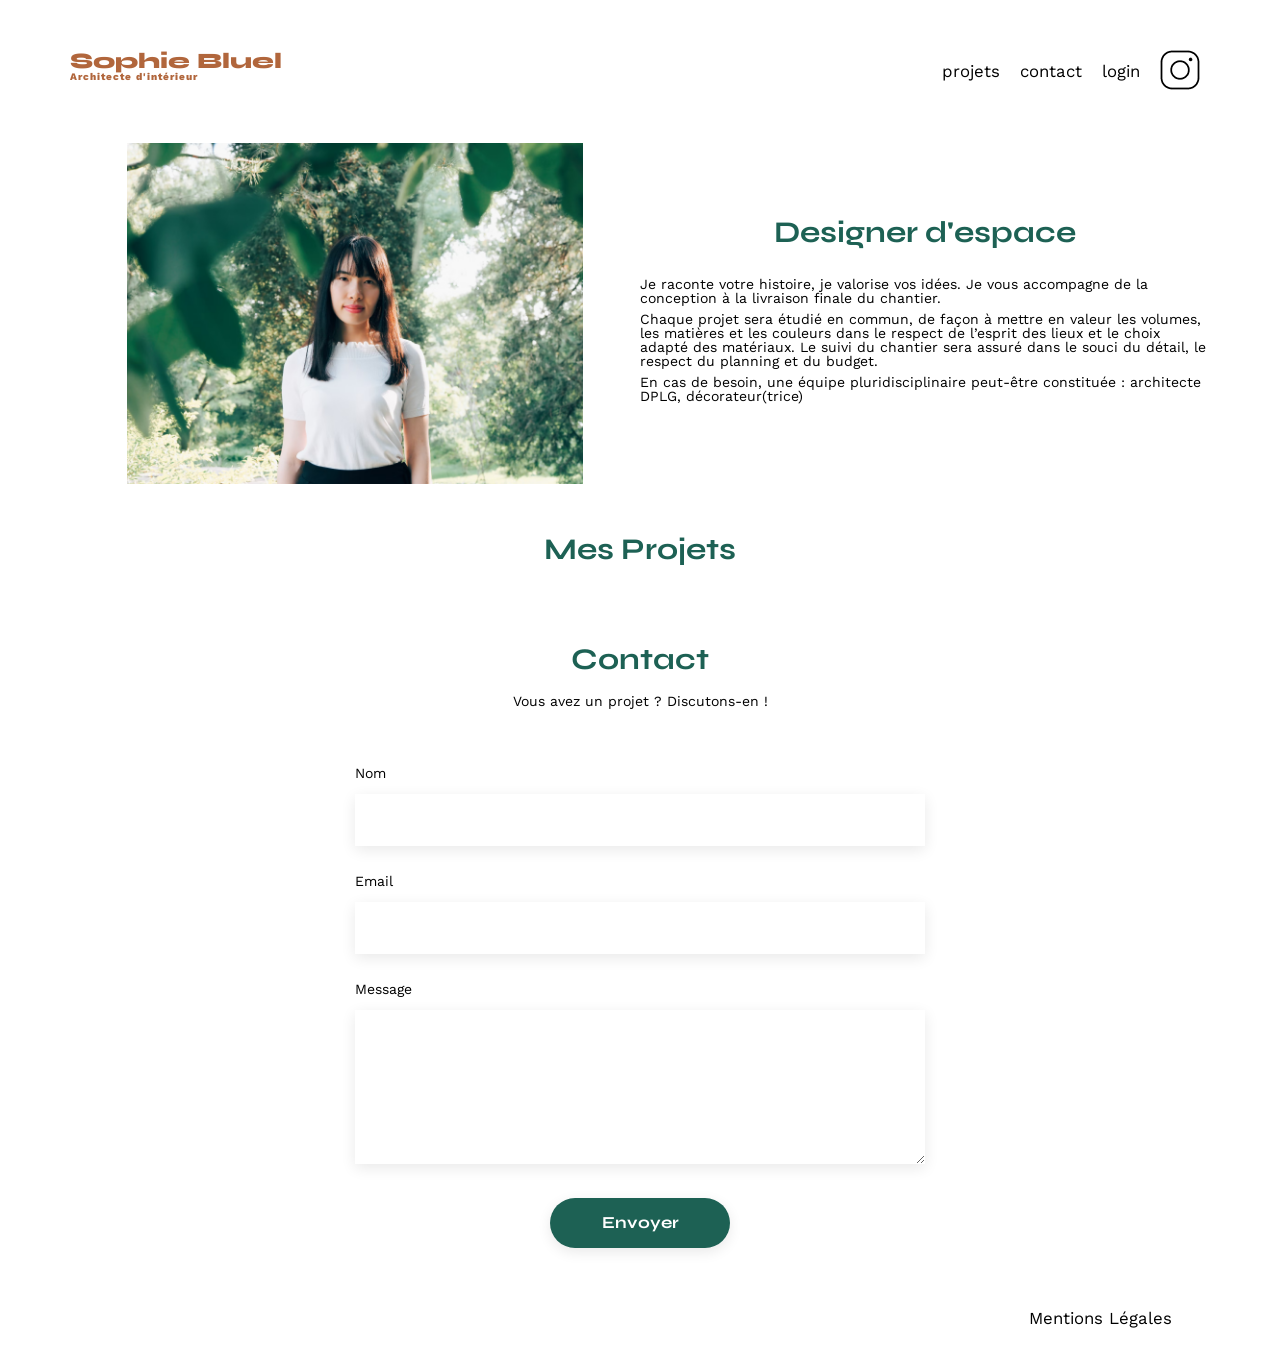
<file: FrontEnd/index.html>
<!DOCTYPE html>
<html lang="fr">
<head>
	<meta charset="UTF-8">
	<title>Sophie Bluel - Architecte d'intérieur</title>
	<meta name="viewport" content="width=device-width, initial-scale=1.0">
	<link rel="preconnect" href="https://fonts.googleapis.com">
	<link rel="preconnect" href="https://fonts.gstatic.com" crossorigin>
	<link href="https://fonts.googleapis.com/css2?family=Syne:wght@700;800&family=Work+Sans&display=swap" rel="stylesheet">
	<meta name="description" content="">
	<link rel="stylesheet" href="./assets/style.css">
	<link rel="stylesheet" href="https://cdnjs.cloudflare.com/ajax/libs/font-awesome/6.4.0/css/all.min.css">
</head>
<body>
<header>
	<h1>Sophie Bluel <span>Architecte d'intérieur</span></h1>
	    <nav>
        <ul>
            <li><a href="#portfolio">projets</a></li>
            <li><a href="#contact">contact</a></li>
            <li><a href="login.html">login</a></li>
            <li><img src="./assets/icons/instagram.png" alt="Instagram"></li>
        </ul>
    </nav>
</header>
<main>
	<section id="introduction">
		<figure>
			<img src="./assets/images/sophie-bluel.png" alt="">
		</figure>
		<article>
			<h2>Designer d'espace</h2>
			<p>Je raconte votre histoire, je valorise vos idées. Je vous accompagne de la conception à la livraison finale du chantier.</p>
			<p>Chaque projet sera étudié en commun, de façon à mettre en valeur les volumes, les matières et les couleurs dans le respect de l’esprit des lieux et le choix adapté des matériaux. Le suivi du chantier sera assuré dans le souci du détail, le respect du planning et du budget.</p>
			<p>En cas de besoin, une équipe pluridisciplinaire peut-être constituée : architecte DPLG, décorateur(trice)</p>
		</article>
	</section>
	<section id="portfolio">
		<h2>Mes Projets</h2>

	<div class="gallery">
	</div>
	</section>
	<section id="contact">
		<h2>Contact</h2>
		<p>Vous avez un projet ? Discutons-en !</p>
		<form action="#" method="post">
			<label for="name">Nom</label>
			<input type="text" name="name" id="name">
			<label for="email">Email</label>
			<input type="email" name="email" id="email">
			<label for="message">Message</label>
			<textarea name="message" id="message" cols="30" rows="10"></textarea>
			<input type="submit" value="Envoyer">
		</form>
	</section>

</main>

<footer>
	<nav>
		<ul>
			<li>Mentions Légales</li>
		</ul>
	</nav>
</footer>

<div class="overlay"></div>

<div class="modal">

    <div class="modal_close">
        <svg xmlns="http://www.w3.org/2000/svg" fill="none" viewBox="0 0 24 24" stroke-width="1.5" stroke="currentColor" class="size-6">
          <path stroke-linecap="round" stroke-linejoin="round" d="M6 18 18 6M6 6l12 12" />
        </svg>

    </div>

    <div class="modal_back">
        <svg xmlns="http://www.w3.org/2000/svg" fill="none" viewBox="0 0 24 24" stroke-width="1.5" stroke="currentColor" class="size-6">
         <path stroke-linecap="round" stroke-linejoin="round" d="M10.5 19.5 3 12m0 0 7.5-7.5M3 12h18" />
        </svg>

    </div>

    <div class="modal_view_gallery">
        <div class="modal_header">
            <h2 class="modal_header_title">Galerie photo</h2>
        </div>
        <div class="modal_body">
            <div class="modal_gallery"></div>
        </div>
        <div class="modal_footer">
            <button class="modal_footer_button" id="btn_add_photo">Ajouter une photo</button>
        </div>
    </div>

    <div class="modal_view_form">
        <div class="modal_header">
            <h2 class="modal_header_title">Ajout photo</h2>
        </div>
        <div class="modal_body">

            <form id="form_add_work">
 
                <div class="form_upload_zone" id="upload_zone">
                    <img id="image_preview" style="display: none; width: 100%; height: 169px; object-fit: contain;">
                    <svg xmlns="http://www.w3.org/2000/svg" fill="none" viewBox="0 0 24 24" stroke-width="1.5" stroke="currentColor" style="width:60px;height:60px;color:#B9C5CC;">
                        <path stroke-linecap="round" stroke-linejoin="round" d="m2.25 15.75 5.159-5.159a2.25 2.25 0 0 1 3.182 0l5.159 5.159m-1.5-1.5 1.409-1.409a2.25 2.25 0 0 1 3.182 0l2.909 2.909m-18 3.75h16.5a1.5 1.5 0 0 0 1.5-1.5V6a1.5 1.5 0 0 0-1.5-1.5H3.75A1.5 1.5 0 0 0 2.25 6v12a1.5 1.5 0 0 0 1.5 1.5Zm10.5-11.25h.008v.008h-.008V8.25Zm.375 0a.375.375 0 1 1-.75 0 .375.375 0 0 1 .75 0Z" />
                    </svg>
                    <label for="image_input">+ Ajouter photo</label>
                    <p>jpg, png : 4mo max</p>
                </div>
                <input type="file" id="image_input" accept="image/jpeg,image/png" style="display:none;">


                <div class="form_group">
                    <label for="work_title">Titre</label>
                    <input type="text" id="work_title">
                </div>

                <div class="form_group">
                    <label for="work_category">Catégorie</label>
                    <select id="work_category">
                        <option value=""></option>
                    </select>
                </div>

                <p id="form_error">Veuillez remplir tous les champs.</p>

                <hr>

                <button type="submit" id="submit_btn" disabled>Valider</button>

            </form>
        </div>
    </div>

</div>

<script src="assets/js/script.js"></script>

</body>
</html>
</file>
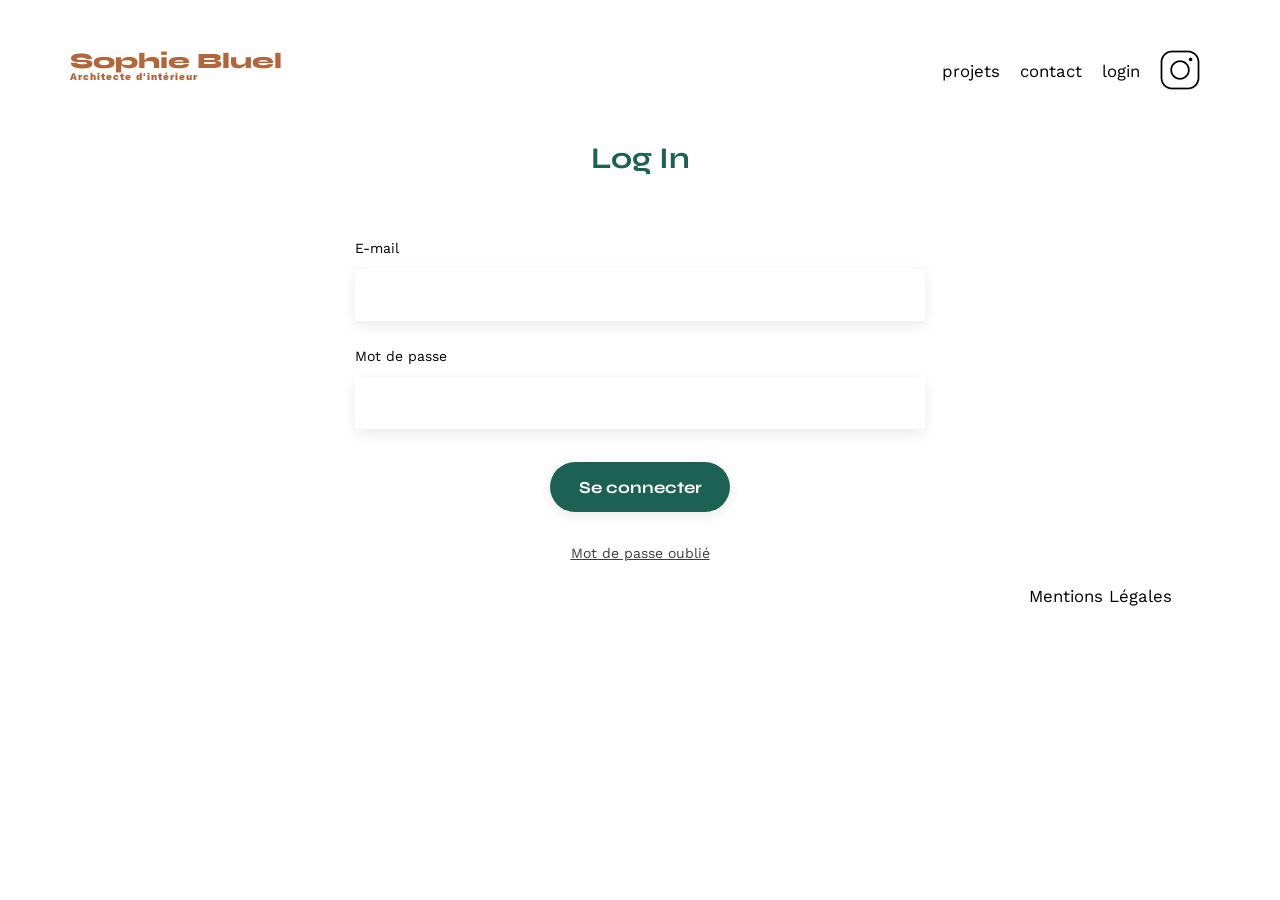
<file: FrontEnd/login.html>
<!DOCTYPE html>
<html lang="fr">
<head>
	<meta charset="UTF-8">
	<title>Sophie Bluel - Connexion</title>
	<meta name="viewport" content="width=device-width, initial-scale=1.0">
	<link rel="preconnect" href="https://fonts.googleapis.com">
	<link rel="preconnect" href="https://fonts.gstatic.com" crossorigin>
	<link href="https://fonts.googleapis.com/css2?family=Syne:wght@700;800&family=Work+Sans&display=swap" rel="stylesheet">
	<meta name="description" content="">
	<link rel="stylesheet" href="./assets/style.css">
</head>
<body>
<header>
	<h1>Sophie Bluel <span>Architecte d'intérieur</span></h1>
	<nav>
		<ul>
			<li>projets</li>
			<li>contact</li>
			<li>login</li>
			<li><img src="./assets/icons/instagram.png" alt="Instagram"></li>
		</ul>
	</nav>
</header>
<main>
	<section id="login">
		<h2>Log In</h2>
		<form id="login-form">
			<label for="email">E-mail</label>
			<input type="email" name="email" id="email" required>
			<label for="password">Mot de passe</label>
			<input type="password" name="password" id="password" required>
			<input type="submit" value="Se connecter">
            <p id="error-message"></p>
		</form>
		<a href="#">Mot de passe oublié</a>
	</section>
</main>

<footer>
	<nav>
		<ul>
			<li>Mentions Légales</li>
		</ul>
	</nav>
</footer>
<script src="assets/js/login.js"></script>

</body>
</html>
</file>
<file: FrontEnd/assets/style.css>
/* http://meyerweb.com/eric/tools/css/reset/
   v2.0 | 20110126
   License: none (public domain)
*/

html, body, div, span, applet, object, iframe,
h1, h2, h3, h4, h5, h6, p, blockquote, pre,
a, abbr, acronym, address, big, cite, code,
del, dfn, em, img, ins, kbd, q, s, samp,
small, strike, strong, sub, sup, tt, var,
b, u, i, center,
dl, dt, dd, ol, ul, li,
fieldset, form, label, legend,
table, caption, tbody, tfoot, thead, tr, th, td,
article, aside, canvas, details, embed,
figure, figcaption, footer, header, hgroup,
menu, nav, output, ruby, section, summary,
time, mark, audio, video {
	margin: 0;
	padding: 0;
	border: 0;
	font-size: 100%;
	font: inherit;
	vertical-align: baseline;
}
/* HTML5 display-role reset for older browsers */
article, aside, details, figcaption, figure,
footer, header, hgroup, menu, nav, section {
	display: block;
}
body {
	line-height: 1;
}
ol, ul {
	list-style: none;
}
blockquote, q {
	quotes: none;
}
blockquote:before, blockquote:after,
q:before, q:after {
	content: '';
	content: none;
}
table {
	border-collapse: collapse;
	border-spacing: 0;
}
/** end reset css**/
body {
	max-width: 1140px;
	margin:auto;
	font-family: 'Work Sans' ;
	font-size: 14px;
}
header {
	display: flex;
	justify-content: space-between;
	margin: 50px 0
}
section {
	margin: 50px 0
}

h1{
	display: flex;
	flex-direction: column;
	font-family: 'Syne';
	font-size: 22px;
	font-weight: 800;
	color: #B1663C
}

h1 > span {
	font-family: 'Work Sans';
	font-size:10px;
	letter-spacing: 0.1em;
;
}

h2{
	display: flex;
  	align-items: center;
  	justify-content: center;
	font-family: 'Syne';
	font-weight: 700;
	font-size: 30px;
	color: #1D6154;
}
nav ul {
	display: flex;
	align-items: center;
	list-style-type: none;

}
nav li {
	padding: 0 10px;
	font-size: 1.2em;
}

li:hover {
	color: #B1663C;
}
#introduction {
	display: flex;
	align-items: center;
}
#introduction figure {
	flex: 1
}
#introduction img {
	display: block;
	margin: auto;
	width: 80%;
}

#introduction article {
	flex: 1
}
#introduction h2 {
	margin-bottom: 1em;
}

#introduction p {
	margin-bottom: 0.5em;
}
#portfolio h2 {
	text-align: center;
	margin-bottom: 1em;
}
.gallery {
	width: 100%;
	display: grid;
	grid-template-columns: 1fr 1fr 1fr;
	grid-column-gap: 20px;
	grid-row-gap: 20px;
}

.gallery img {
	width: 100%;

}
#contact {
	width: 50%;
margin: auto;
}
#contact > * {
	text-align: center;

}
#contact h2{
	margin-bottom: 20px;
}
#contact form {
	text-align: left;
	margin-top:30px;
	display: flex;
	flex-direction: column;
}

#contact input {
	height: 50px;
	font-size: 1.2em;
	border: none;
	box-shadow: 0px 4px 14px rgba(0, 0, 0, 0.09);
}
#contact label {
	margin: 2em 0 1em 0;
}
#contact textarea {
	border: none;
	box-shadow: 0px 4px 14px rgba(0, 0, 0, 0.09);
}

input[type="submit"]{
	font-family: 'Syne';
	font-weight: 700;
	color: white;
	background-color: #1D6154;
	margin : 2em auto ;
	width: 180px;
	text-align: center;
	border-radius: 60px ;
}

footer nav ul {
	display: flex;
	justify-content: flex-end;
	margin: 2em
}

/* Style Boutons Filtres */
.filters {
    display: flex;
    justify-content: center;
    gap: 10px;
    margin-bottom: 50px;
}

.filter-btn {
    font-family: 'Syne', sans-serif;
    font-weight: 700;
    color: #1D6154;
    background-color: white;
    border: 1px solid #1D6154;
    border-radius: 60px;
    padding: 9px 20px;
    font-size: 16px;
    cursor: pointer;
    transition: all 0.3s ease;
}

.filter-btn:hover {
    background-color: #1D6154;
    color: white;
}

.filter-btn.active {
    background-color: #1D6154;
    color: white;
}

/* Page Login */
#login {
	width: 50%;
	margin: auto;
	text-align: center;
}

#login h2 {
	margin-bottom: 40px;
}

#login form {
	text-align: left;
	margin-top: 30px;
	display: flex;
	flex-direction: column;
}

#login input {
	height: 50px;
	font-size: 1.2em;
	border: none;
	box-shadow: 0px 4px 14px rgba(0, 0, 0, 0.09);
}

#login label {
	margin: 2em 0 1em 0;
}

#login textarea {
	border: none;
	box-shadow: 0px 4px 14px rgba(0, 0, 0, 0.09);
}

input[type="submit"] {
	font-family: 'Syne';
	font-weight: 700;
	color: white;
	background-color: #1D6154;
	margin: 2em auto;
	width: 180px;
	text-align: center;
	border-radius: 60px;
}

#login a {
	text-align: center;
	color: #3D3D3D;
	text-decoration: underline;
}

/* Liens de navigation */
nav ul {
	display: flex;
	align-items: center;
	list-style-type: none;
}

nav li {
	padding: 0 10px;
	font-size: 1.2em;
}

nav a {
	text-decoration: none;
	color: #1D6154;
	color: #000;
}

nav a:hover {
	color: #B1663C;
}

/* Bandeau noir - login */
.edit-banner {
    background-color: #000;
    color: white;
    text-align: center;
    padding: 15px;
    position: fixed;
    top: 0;
    left: 0;
    right: 0;
    z-index: 1000;
}

.edit-banner p {
    margin: 0;
    font-family: 'Work Sans';
}

.edit-banner i {
    margin-right: 10px;
}

body.edit-mode {
    margin-top: 50px;
}

/* Bouton modifier */
.modify-btn {
    background: none;
    border: none;
    font-family: 'Work Sans';
    font-size: 14px;
    margin-left: 30px;
    cursor: pointer;
}
.modify-btn i {
    margin-right: 8px;
}

/* Mes projets */
#portfolio h2 {
    display: flex;
    align-items: center;
}

/* Modal overlay*/
.overlay{
	position: fixed;
	top: 0;
	left: 0;
	width: 100%;
	height: 100%;
	background-color: rgba(0, 0, 0, 0.5);
	display: none;
	z-index: 999;
}

.overlay--open{
	display: block;
}

.modal{
	position: fixed;
	top: 50%;
	left: 50%;
	transform: translate(-50%, -300%);
	width: 500px;
	padding: 40px;
	background-color:white;
	border-radius: 10px;
	padding: 30px;
	transition: transform 0.8s;
	z-index: 1000;
}

.modal--open {
	transform: translate(-50%, -50%);
}

.modal_close{
	position: absolute;
	top: 26px;
	right: 30px; 
	cursor: pointer;
	
}

.modal_close svg{
	width: 24px;
	height: 24px;
	

}

.modal_header{
	text-align: center;
	margin-bottom: 40px;
}

.modal_header_title{
	color: #000;
}

.modal_header h2{
	font-family: 'work sans';
	font-size: 26px;
	font-weight: 400;
}

.modal_gallery{
	display: grid;
	grid-template-columns: repeat(5,1fr);
	gap: 15px;
	padding: 0 30px;
	max-height: 400px;
	overflow-y: auto;
	margin-bottom: 50px;
}

.modal_gallery_item{
	position: relative;
}

.modal_gallery_item img{
	width: 100%;
	height: 100px;	
	object-fit: cover;
}


.modal_body p{
	font-size: 16px;
}

.modal_footer{
	text-align: center;
	border-top: 0.5px solid #B3B3B3;
	padding-top: 40px;
	padding-bottom: 20px;
}

.modal_footer_button{
	font-family: 'Syne';
	font-weight: 700;
	color: white;
	background-color: #1D6154;
	width: 237px;
	margin-bottom: 30px;
	border-radius: 60px;
	border: none;
	padding: 10px 0;
	font-size: 14px;
	cursor: pointer;
	
}

.modal_footer button:hover{
	background-color:#0e4d3f;
}


.modal_gallery_item_delete {
    position: absolute;
    top: 6px;
    right: 6px;
    background: black;
    color: white;
    border: none;
    width: 17px;
    height: 17px;
    display: flex;
    align-items: center;
    justify-content: center;
    cursor: pointer;
    padding: 2px;
}

.modal_gallery_item_delete svg {
    width: 100%;
    height: 100%;
}

.modal_gallery_item_delete:hover {
    background: #333;
}

/* FORMULAIRE _ Bouton retour */
.modal_back {
    position: absolute;
    left: 30px;
    top: 30px;
    cursor: pointer;
    width: 24px;
    height: 24px;
}

.modal_back svg {
    width: 24px;
    height: 24px;
}

.modal_view_form{
	display: none;
}

/* Chargement photo*/
.form_upload_zone {
    background: #E8F1F6;
    padding: 30px;
    text-align: center;
    border-radius: 3px;
    display: flex;
    flex-direction: column;
    align-items: center;
    gap: 10px;
    margin-bottom: 20px;
}

.form_upload_zone label {
    background: #CBD6DC;
    color: #306685;
    padding: 10px 30px;
    border-radius: 50px;
    cursor: pointer;
    font-size: 14px;
}

.form_upload_zone p {
    font-size: 10px;
    margin: 0;
}

/* Formulaire */
.form_group {
    display: flex;
    flex-direction: column;
    gap: 8px;
    margin-bottom: 15px;
}

.form_group label {
    font-size: 14px;
    font-weight: 500;
}

.form_group input,
.form_group select {
    border: none;
    padding: 15px;
    box-shadow: 0px 4px 14px rgba(0,0,0,0.09);
    font-size: 14px;
}

#form_error {
    color: red;
    text-align: center;
    font-size: 14px;
    display: none;
}

/* Bouton valider */
#submit_btn {
    width: 100%;
    padding: 15px;
    border: none;
    border-radius: 60px;
    font-size: 14px;
    font-weight: bold;
    background: #A7A7A7;
    color: white;
    cursor: not-allowed;
}

#submit_btn:not(:disabled) {
    background: #1D6154;
    cursor: pointer;
}
</file>
